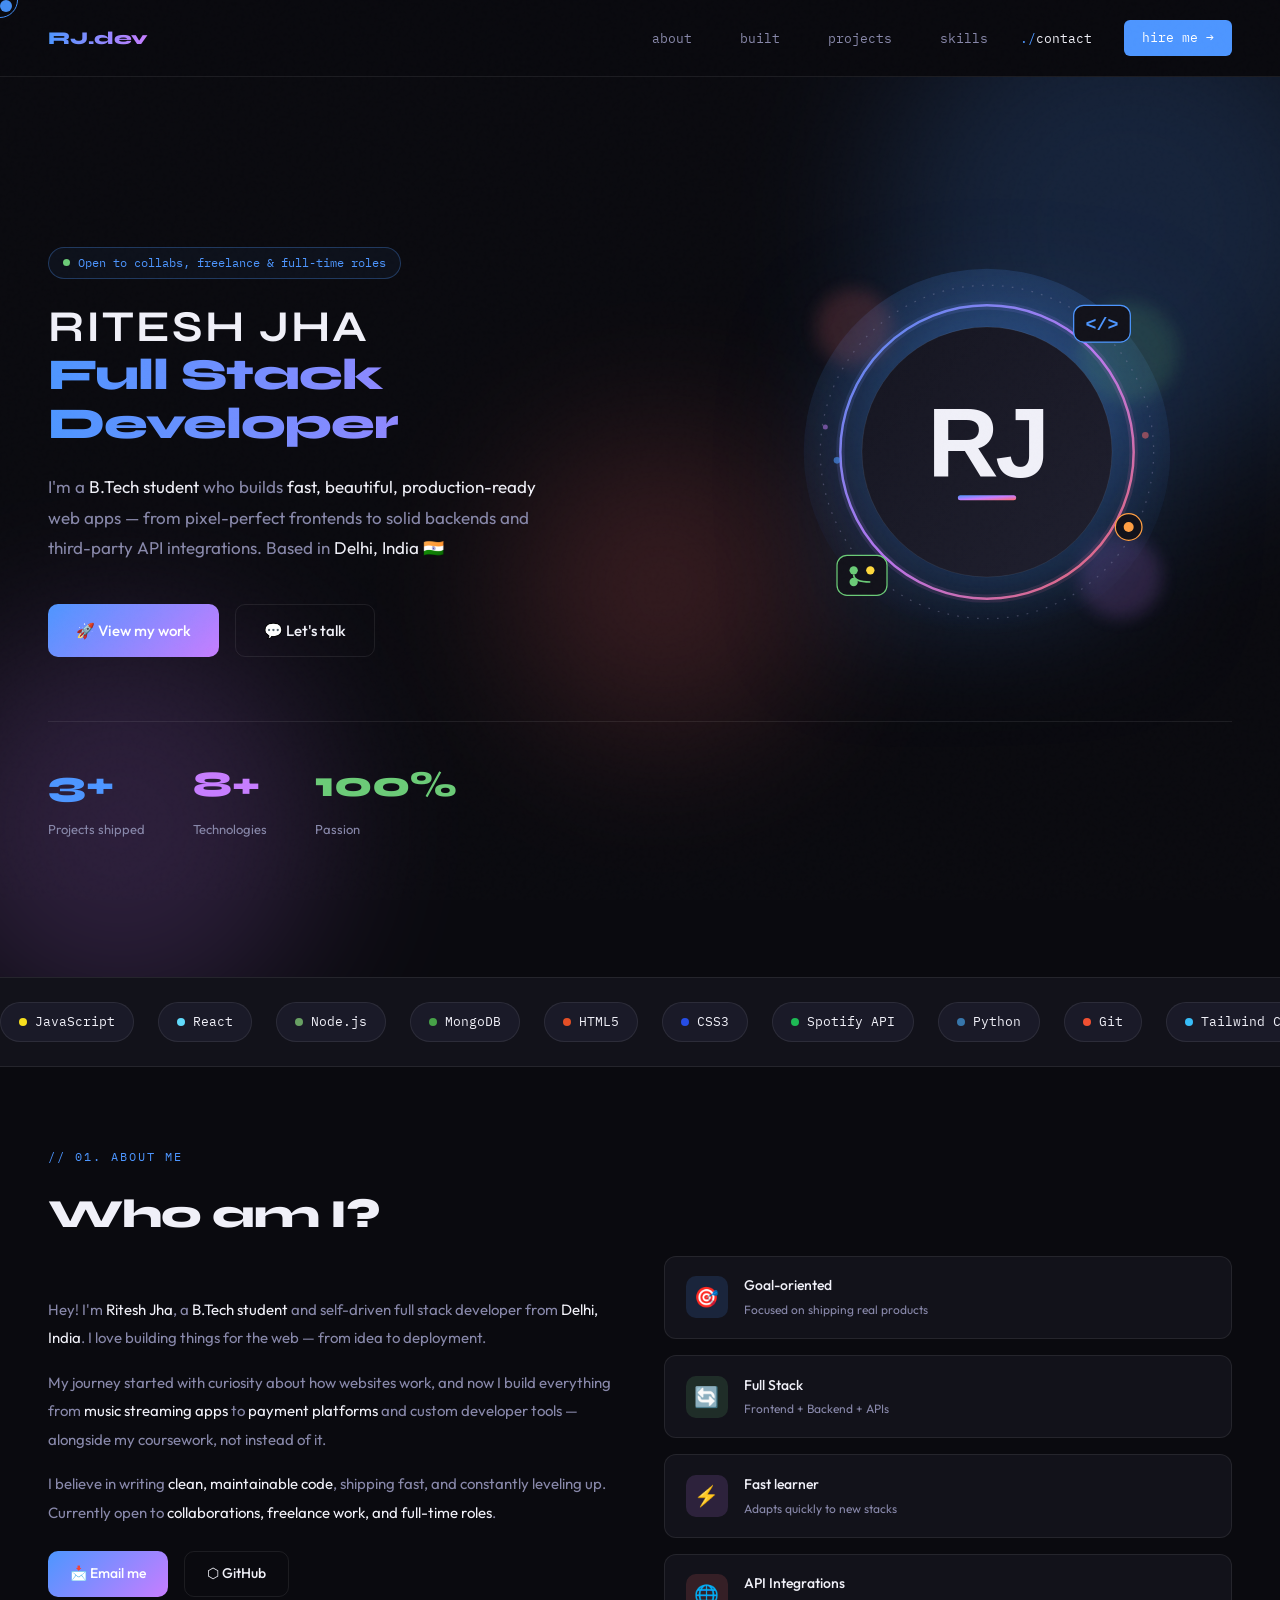
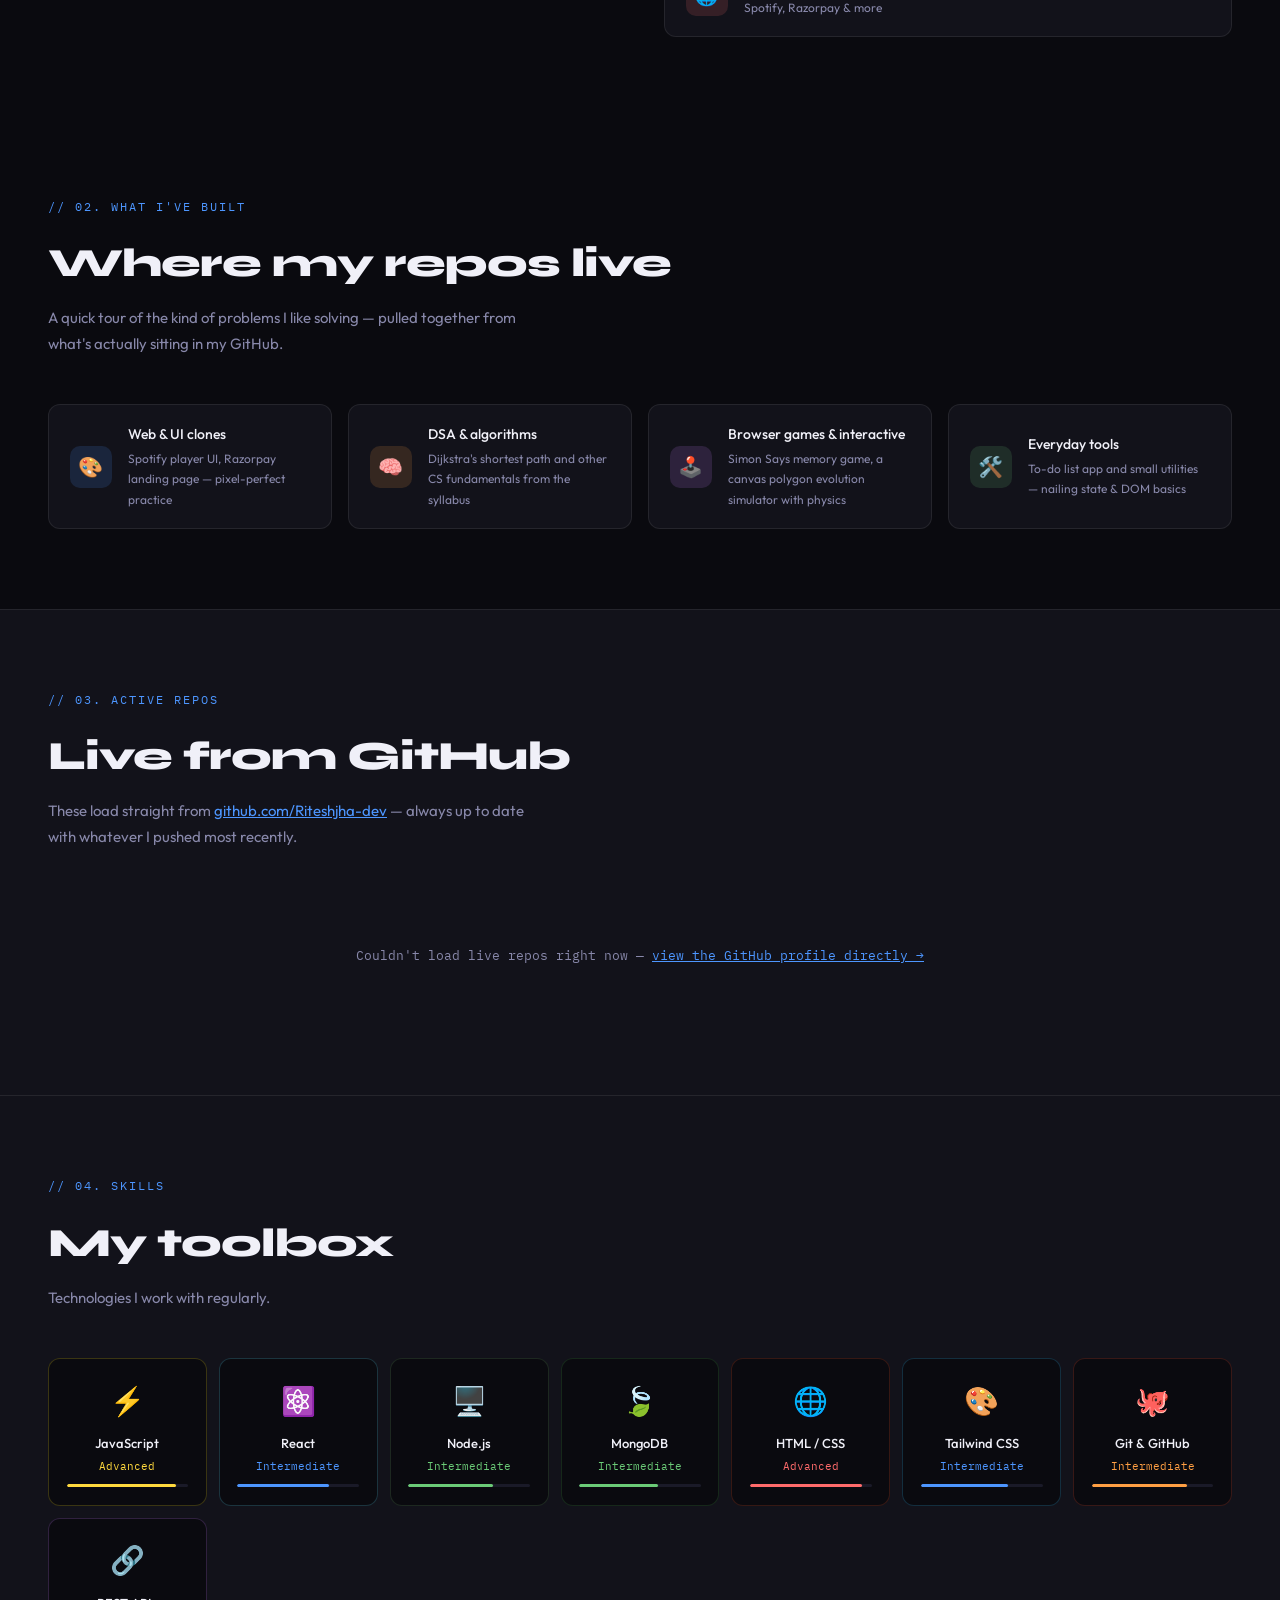
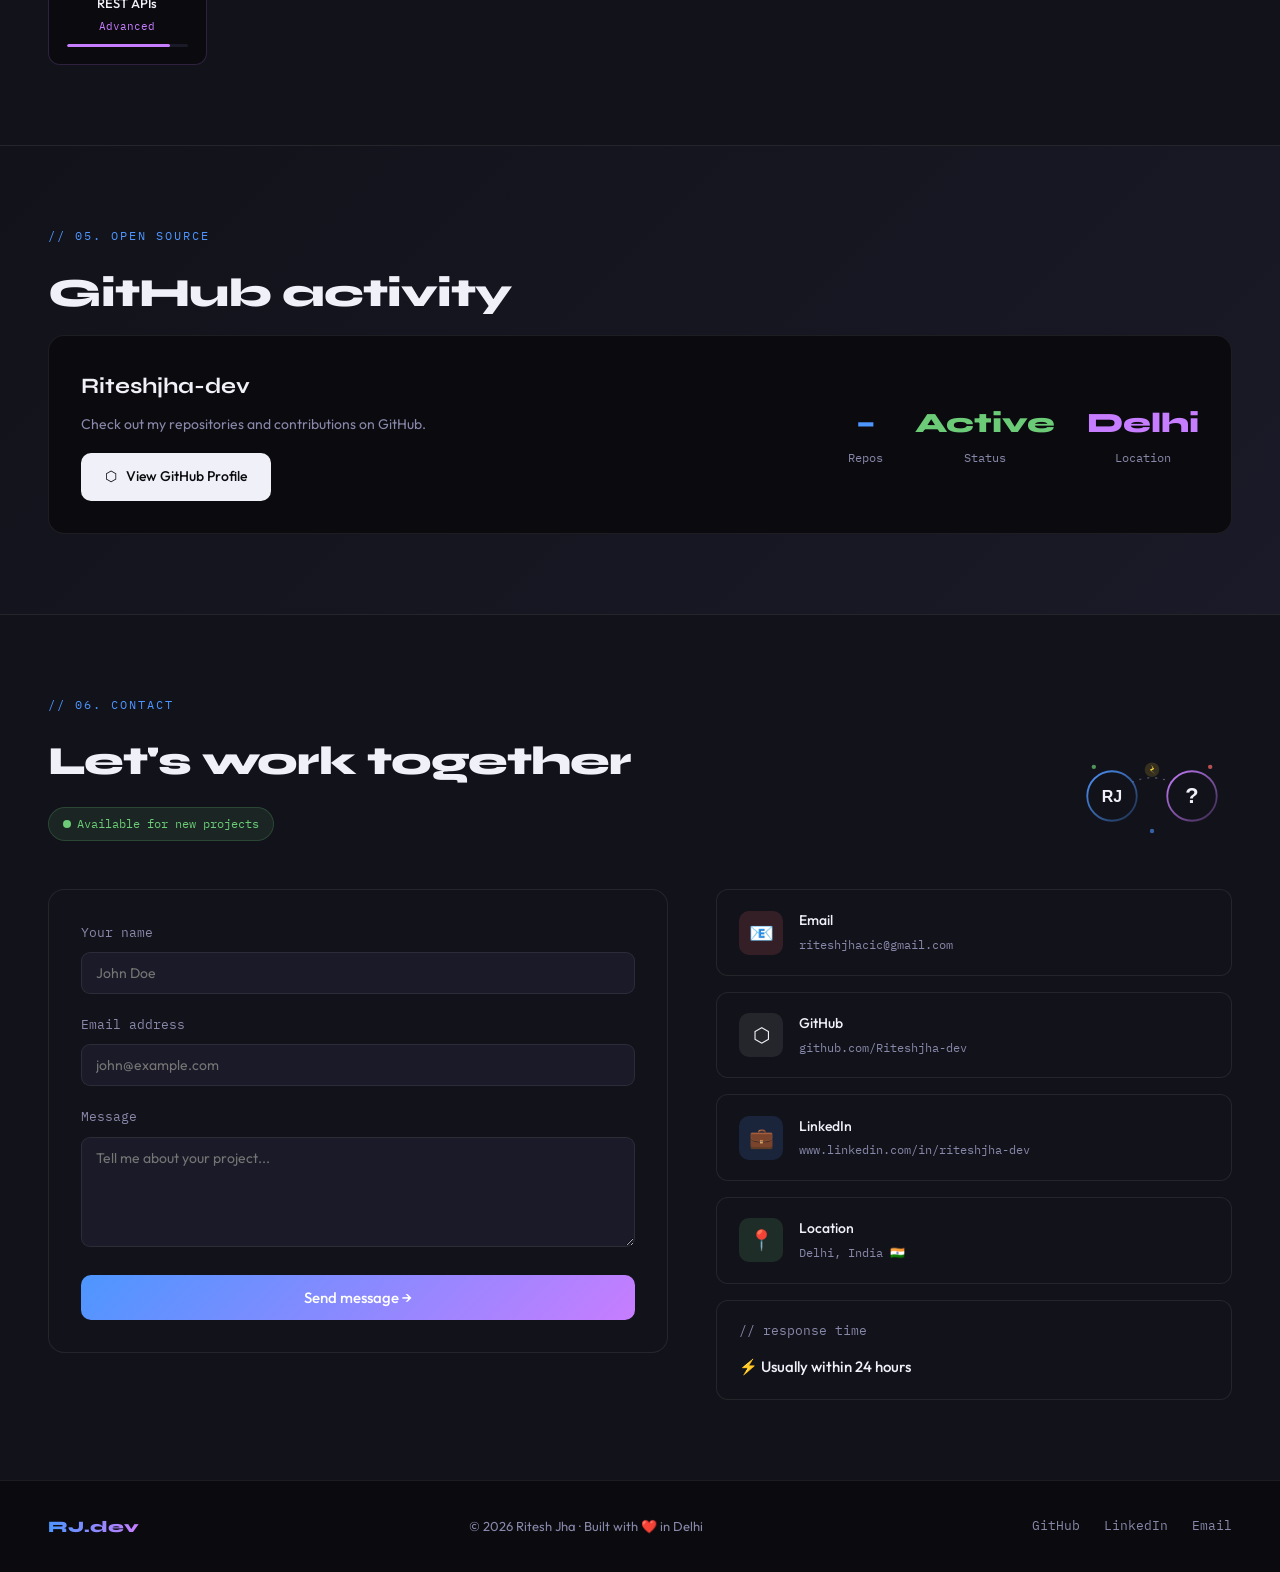
<file: index.html>
<!DOCTYPE html>
<html lang="en">
<head>
<meta charset="UTF-8"/>
<meta name="viewport" content="width=device-width, initial-scale=1.0"/>
<title>Ritesh Jha — Full Stack Developer</title>
<link rel="icon" type="image/svg+xml" href="assets/favicon.svg"/>
<link href="https://fonts.googleapis.com/css2?family=Syne:wght@400;600;700;800&family=IBM+Plex+Mono:wght@400;500&family=Outfit:wght@300;400;500&display=swap" rel="stylesheet"/>
<link rel="stylesheet" href="style.css">
</head>
<body>

<div class="cursor" id="cursor"></div>
<div class="cursor-ring" id="cursorRing"></div>

<!-- NAV -->
<nav>
  <span class="nav-logo">RJ.dev</span>
  <button class="nav-toggle" id="navToggle" aria-label="Toggle menu" aria-expanded="false" aria-controls="navMenu">
    <span></span><span></span><span></span>
  </button>
  <div class="nav-menu" id="navMenu">
    <ul class="nav-links">
      <li><a href="#about">about</a></li>
      <li><a href="#built">built</a></li>
      <li><a href="#projects">projects</a></li>
      <li><a href="#skills">skills</a></li>
      <li><a href="#contact">contact</a></li>
    </ul>
    <a href="mailto:riteshjhacic@gmail.com" target="_blank" rel="noopener" class="nav-cta">hire me →</a>
  </div>
</nav>

<!-- HERO -->
<section class="hero">
  <div class="hero-bg">
    <div class="blob blob1"></div>
    <div class="blob blob2"></div>
    <div class="blob blob3"></div>
  </div>
  <div class="hero-grid">
    <div class="hero-content fade-in">
      <div class="hero-tag">
        <span class="dot"></span>
        Open to collabs, freelance & full-time roles
      </div>
      <h1>
        <span class="line1">RITESH JHA</span>
        <span class="line2">Full Stack</span>
        <span class="line3">Developer</span>
      </h1>
      <p class="hero-sub">
        I'm a <span>B.Tech student</span> who builds <span>fast, beautiful, production-ready</span> web apps — from pixel-perfect frontends to solid backends and third-party API integrations. Based in <span>Delhi, India 🇮🇳</span>
      </p>
      <div class="hero-btns">
        <a href="#projects" class="btn-primary">🚀 View my work</a>
        <a href="#contact" class="btn-secondary">💬 Let's talk</a>
      </div>
    </div>
    <div class="hero-visual fade-in" style="transition-delay:0.1s;">
      <img src="assets/avatar.svg" alt="Ritesh Jha — full stack developer monogram illustration" class="avatar-img"/>
    </div>
  </div>
  <div class="hero-stats fade-in" style="transition-delay:0.2s;">
    <div>
      <div class="stat-num c-blue" id="hero-repo-count">3+</div>
      <div class="stat-label">Projects shipped</div>
    </div>
    <div>
      <div class="stat-num c-purple" id="hero-tech-count">8+</div>
      <div class="stat-label">Technologies</div>
    </div>
    <div>
      <div class="stat-num c-green" id="hero-passion-count">100%</div>
      <div class="stat-label">Passion</div>
    </div>
  </div>
</section>

<!-- TECH MARQUEE -->
<div class="tech-section" style="padding:0;">
  <div class="tech-marquee">
    <div class="tech-track">
      <span class="tech-chip"><span class="dot" style="background:#f7df1e;"></span>JavaScript</span>
      <span class="tech-chip"><span class="dot" style="background:#61dafb;"></span>React</span>
      <span class="tech-chip"><span class="dot" style="background:#68a063;"></span>Node.js</span>
      <span class="tech-chip"><span class="dot" style="background:#47a248;"></span>MongoDB</span>
      <span class="tech-chip"><span class="dot" style="background:#e34f26;"></span>HTML5</span>
      <span class="tech-chip"><span class="dot" style="background:#264de4;"></span>CSS3</span>
      <span class="tech-chip"><span class="dot" style="background:#1db954;"></span>Spotify API</span>
      <span class="tech-chip"><span class="dot" style="background:#3776ab;"></span>Python</span>
      <span class="tech-chip"><span class="dot" style="background:#f05032;"></span>Git</span>
      <span class="tech-chip"><span class="dot" style="background:#38bdf8;"></span>Tailwind CSS</span>
      <span class="tech-chip"><span class="dot" style="background:#f7df1e;"></span>JavaScript</span>
      <span class="tech-chip"><span class="dot" style="background:#61dafb;"></span>React</span>
      <span class="tech-chip"><span class="dot" style="background:#68a063;"></span>Node.js</span>
      <span class="tech-chip"><span class="dot" style="background:#47a248;"></span>MongoDB</span>
      <span class="tech-chip"><span class="dot" style="background:#e34f26;"></span>HTML5</span>
      <span class="tech-chip"><span class="dot" style="background:#264de4;"></span>CSS3</span>
      <span class="tech-chip"><span class="dot" style="background:#1db954;"></span>Spotify API</span>
      <span class="tech-chip"><span class="dot" style="background:#3776ab;"></span>Python</span>
      <span class="tech-chip"><span class="dot" style="background:#f05032;"></span>Git</span>
      <span class="tech-chip"><span class="dot" style="background:#38bdf8;"></span>Tailwind CSS</span>
    </div>
  </div>
</div>

<!-- ABOUT -->
<section id="about">
  <div class="section-label">// 01. about me</div>
  <h2 class="section-title fade-in">Who am I?</h2>
  <div class="about-grid">
    <div class="about-text fade-in">
      <p>Hey! I'm <span>Ritesh Jha</span>, a <span>B.Tech student</span> and self-driven full stack developer from <span>Delhi, India</span>. I love building things for the web — from idea to deployment.</p>
      <p>My journey started with curiosity about how websites work, and now I build everything from <span>music streaming apps</span> to <span>payment platforms</span> and custom developer tools — alongside my coursework, not instead of it.</p>
      <p>I believe in writing <span>clean, maintainable code</span>, shipping fast, and constantly leveling up. Currently open to <span>collaborations, freelance work, and full-time roles</span>.</p>
      <div style="margin-top:1.5rem;display:flex;gap:1rem;flex-wrap:wrap;">
        <a href="mailto:riteshjhacic@gmail.com" target="_blank" rel="noopener" class="btn-primary" style="font-size:14px;padding:10px 22px;">📩 Email me</a>
        <a href="https://github.com/Riteshjha-dev" target="_blank" rel="noopener" class="btn-secondary" style="font-size:14px;padding:10px 22px;">⬡ GitHub</a>
      </div>
    </div>
    <div class="about-highlights fade-in" style="transition-delay:0.15s;">
      <div class="highlight-card">
        <div class="h-icon" style="background:rgba(77,150,255,0.15);">🎯</div>
        <div><div class="h-title">Goal-oriented</div><div class="h-desc">Focused on shipping real products</div></div>
      </div>
      <div class="highlight-card">
        <div class="h-icon" style="background:rgba(107,203,119,0.15);">🔄</div>
        <div><div class="h-title">Full Stack</div><div class="h-desc">Frontend + Backend + APIs</div></div>
      </div>
      <div class="highlight-card">
        <div class="h-icon" style="background:rgba(199,125,255,0.15);">⚡</div>
        <div><div class="h-title">Fast learner</div><div class="h-desc">Adapts quickly to new stacks</div></div>
      </div>
      <div class="highlight-card">
        <div class="h-icon" style="background:rgba(255,107,107,0.15);">🌐</div>
        <div><div class="h-title">API Integrations</div><div class="h-desc">Spotify, Razorpay & more</div></div>
      </div>
    </div>
  </div>
</section>

<!-- WHAT I'VE BUILT -->
<section id="built">
  <div class="section-label">// 02. what i've built</div>
  <h2 class="section-title fade-in">Where my repos live</h2>
  <p class="section-sub fade-in">A quick tour of the kind of problems I like solving — pulled together from what's actually sitting in my GitHub.</p>
  <div class="about-highlights fade-in" style="transition-delay:0.1s;display:grid;grid-template-columns:repeat(auto-fit,minmax(260px,1fr));gap:1rem;">
    <div class="highlight-card">
      <div class="h-icon" style="background:rgba(77,150,255,0.15);">🎨</div>
      <div><div class="h-title">Web & UI clones</div><div class="h-desc">Spotify player UI, Razorpay landing page — pixel-perfect practice</div></div>
    </div>
    <div class="highlight-card">
      <div class="h-icon" style="background:rgba(255,159,67,0.15);">🧠</div>
      <div><div class="h-title">DSA & algorithms</div><div class="h-desc">Dijkstra's shortest path and other CS fundamentals from the syllabus</div></div>
    </div>
    <div class="highlight-card">
      <div class="h-icon" style="background:rgba(199,125,255,0.15);">🕹️</div>
      <div><div class="h-title">Browser games & interactive</div><div class="h-desc">Simon Says memory game, a canvas polygon evolution simulator with physics</div></div>
    </div>
    <div class="highlight-card">
      <div class="h-icon" style="background:rgba(107,203,119,0.15);">🛠️</div>
      <div><div class="h-title">Everyday tools</div><div class="h-desc">To-do list app and small utilities — nailing state & DOM basics</div></div>
    </div>
  </div>
</section>

<!-- PROJECTS / ACTIVE REPOS -->
<section id="projects" style="background:var(--bg2);border-top:1px solid var(--border);">
  <div class="section-label">// 03. active repos</div>
  <h2 class="section-title fade-in">Live from GitHub</h2>
  <p class="section-sub fade-in">These load straight from <a href="https://github.com/Riteshjha-dev" target="_blank" rel="noopener" style="color:var(--c4);">github.com/Riteshjha-dev</a> — always up to date with whatever I pushed most recently.</p>
  <div class="projects-grid fade-in" style="transition-delay:0.1s;" id="projects-grid">
    <div class="repo-loading-card" id="projects-loading">⬡ Pulling latest repos from github.com/Riteshjha-dev …</div>
  </div>
</section>

<!-- SKILLS -->
<section id="skills" class="skills-section">
  <div class="section-label">// 04. skills</div>
  <h2 class="section-title fade-in">My toolbox</h2>
  <p class="section-sub fade-in">Technologies I work with regularly.</p>
  <div class="skills-grid fade-in" style="transition-delay:0.1s;">
    <div class="skill-card" style="border-color:rgba(247,223,30,0.2);">
      <span class="skill-icon">⚡</span>
      <div class="skill-name">JavaScript</div>
      <div class="skill-level" style="color:var(--c2);">Advanced</div>
      <div class="skill-bar"><div class="skill-fill" style="--w:90%;background:var(--c2);"></div></div>
    </div>
    <div class="skill-card" style="border-color:rgba(97,218,251,0.2);">
      <span class="skill-icon">⚛️</span>
      <div class="skill-name">React</div>
      <div class="skill-level" style="color:var(--c4);">Intermediate</div>
      <div class="skill-bar"><div class="skill-fill" style="--w:75%;background:var(--c4);"></div></div>
    </div>
    <div class="skill-card" style="border-color:rgba(104,160,99,0.2);">
      <span class="skill-icon">🖥️</span>
      <div class="skill-name">Node.js</div>
      <div class="skill-level" style="color:var(--c3);">Intermediate</div>
      <div class="skill-bar"><div class="skill-fill" style="--w:70%;background:var(--c3);"></div></div>
    </div>
    <div class="skill-card" style="border-color:rgba(71,162,72,0.2);">
      <span class="skill-icon">🍃</span>
      <div class="skill-name">MongoDB</div>
      <div class="skill-level" style="color:var(--c3);">Intermediate</div>
      <div class="skill-bar"><div class="skill-fill" style="--w:65%;background:var(--c3);"></div></div>
    </div>
    <div class="skill-card" style="border-color:rgba(229,79,38,0.2);">
      <span class="skill-icon">🌐</span>
      <div class="skill-name">HTML / CSS</div>
      <div class="skill-level" style="color:var(--c1);">Advanced</div>
      <div class="skill-bar"><div class="skill-fill" style="--w:92%;background:var(--c1);"></div></div>
    </div>
    <div class="skill-card" style="border-color:rgba(56,189,248,0.2);">
      <span class="skill-icon">🎨</span>
      <div class="skill-name">Tailwind CSS</div>
      <div class="skill-level" style="color:var(--c4);">Intermediate</div>
      <div class="skill-bar"><div class="skill-fill" style="--w:72%;background:var(--c4);"></div></div>
    </div>
    <div class="skill-card" style="border-color:rgba(240,80,50,0.2);">
      <span class="skill-icon">🐙</span>
      <div class="skill-name">Git & GitHub</div>
      <div class="skill-level" style="color:var(--c6);">Intermediate</div>
      <div class="skill-bar"><div class="skill-fill" style="--w:78%;background:var(--c6);"></div></div>
    </div>
    <div class="skill-card" style="border-color:rgba(199,125,255,0.2);">
      <span class="skill-icon">🔗</span>
      <div class="skill-name">REST APIs</div>
      <div class="skill-level" style="color:var(--c5);">Advanced</div>
      <div class="skill-bar"><div class="skill-fill" style="--w:85%;background:var(--c5);"></div></div>
    </div>
  </div>
</section>

<!-- GITHUB CARD -->
<section class="github-section">
  <div class="section-label">// 05. open source</div>
  <h2 class="section-title fade-in">GitHub activity</h2>
  <div class="github-card fade-in" style="transition-delay:0.1s;">
    <div class="github-info">
      <h3>Riteshjha-dev</h3>
      <p>Check out my repositories and contributions on GitHub.</p>
      <a href="https://github.com/Riteshjha-dev" target="_blank" rel="noopener" class="github-link" style="margin-top:1rem;display:inline-flex;">
        ⬡ &nbsp; View GitHub Profile
      </a>
    </div>
    <div class="github-stats">
      <div class="g-stat">
        <div class="g-num" id="gh-repo-count">–</div>
        <div class="g-label">Repos</div>
      </div>
      <div class="g-stat">
        <div class="g-num" style="color:var(--c3);">Active</div>
        <div class="g-label">Status</div>
      </div>
      <div class="g-stat">
        <div class="g-num" style="color:var(--c5);" id="gh-location">Delhi</div>
        <div class="g-label">Location</div>
      </div>
    </div>
  </div>
</section>

<!-- CONTACT -->
<section id="contact" style="background:var(--bg2);border-top:1px solid var(--border);">
  <div class="section-label">// 06. contact</div>
  <div class="contact-header fade-in">
    <div>
      <h2 class="section-title" style="margin-bottom:0;">Let's work together</h2>
      <div class="avail-badge" style="margin-top:0.75rem;"><span style="width:8px;height:8px;border-radius:50%;background:var(--c3);display:inline-block;animation:pulse 2s infinite;"></span> Available for new projects</div>
    </div>
    <img src="assets/connect.svg" alt="Illustration of two connected profiles, representing collaboration" class="connect-img"/>
  </div>
  <div class="contact-grid fade-in" style="transition-delay:0.1s;">
    <div class="contact-form">
      <div class="form-group">
        <label>Your name</label>
        <input type="text" placeholder="John Doe"/>
      </div>
      <div class="form-group">
        <label>Email address</label>
        <input type="email" placeholder="john@example.com"/>
      </div>
      <div class="form-group">
        <label>Message</label>
        <textarea placeholder="Tell me about your project..."></textarea>
      </div>
      <button class="form-submit" onclick="alert('Thanks! Ritesh will get back to you soon 🚀')">Send message →</button>
    </div>
    <div class="contact-info">
      <a class="contact-item" href="mailto:riteshjhacic@gmail.com" target="_blank" rel="noopener">
        <div class="c-ico c-ico-mail">📧</div>
        <div><div class="c-name">Email</div><div class="c-val">riteshjhacic@gmail.com</div></div>
      </a>
      <a class="contact-item" href="https://github.com/Riteshjha-dev" target="_blank" rel="noopener">
        <div class="c-ico c-ico-gh">⬡</div>
        <div><div class="c-name">GitHub</div><div class="c-val">github.com/Riteshjha-dev</div></div>
      </a>
      <a class="contact-item" href="https://www.linkedin.com/in/riteshjha-dev" target="_blank" rel="noopener">
        <div class="c-ico c-ico-li">💼</div>
        <div><div class="c-name">LinkedIn</div><div class="c-val">www.linkedin.com/in/riteshjha-dev</div></div>
      </a>
      <div class="contact-item" style="cursor:default;">
        <div class="c-ico c-ico-loc">📍</div>
        <div><div class="c-name">Location</div><div class="c-val">Delhi, India 🇮🇳</div></div>
      </div>
      <div style="background:var(--bg2);border:1px solid var(--border);border-radius:12px;padding:1.2rem 1.4rem;">
        <div style="font-size:13px;color:var(--muted);margin-bottom:0.75rem;font-family:'IBM Plex Mono',monospace;">// response time</div>
        <div style="font-size:15px;font-weight:500;">⚡ Usually within 24 hours</div>
      </div>
    </div>
  </div>
</section>

<!-- FOOTER -->
<footer>
  <span class="footer-logo">RJ.dev</span>
  <p>© 2026 Ritesh Jha · Built with ❤️ in Delhi</p>
  <div class="footer-links">
    <a href="https://github.com/Riteshjha-dev" target="_blank" rel="noopener">GitHub</a>
    <a href="https://www.linkedin.com/in/riteshjha-dev" target="_blank" rel="noopener">LinkedIn</a>
    <a href="mailto:riteshjhacic@gmail.com" target="_blank" rel="noopener">Email</a>
  </div>
</footer>

<script src="script.js"></script>
</body>
</html>
</file>
<file: style.css>
:root {
  --bg: #0a0a0f;
  --bg2: #12121a;
  --bg3: #1a1a28;
  --text: #f0f0f8;
  --muted: #8888aa;
  --border: rgba(255,255,255,0.08);
  --c1: #ff6b6b;
  --c2: #ffd93d;
  --c3: #6bcb77;
  --c4: #4d96ff;
  --c5: #c77dff;
  --c6: #ff9f43;
}
*,*::before,*::after{margin:0;padding:0;box-sizing:border-box;}
html{scroll-behavior:smooth;}
body{font-family:'Outfit',sans-serif;background:var(--bg);color:var(--text);line-height:1.7;overflow-x:hidden;cursor:none;}

/* CURSOR */
.cursor{position:fixed;width:12px;height:12px;border-radius:50%;background:var(--c4);pointer-events:none;z-index:9999;transition:transform 0.1s;mix-blend-mode:difference;}
.cursor-ring{position:fixed;width:36px;height:36px;border-radius:50%;border:1.5px solid var(--c4);pointer-events:none;z-index:9998;transition:all 0.15s ease;mix-blend-mode:difference;}

/* On touch devices there's no real mouse, so hide the custom cursor
   (otherwise it sits frozen in a corner) and restore normal touch behavior */
@media (hover: none), (pointer: coarse){
  body{cursor:auto;}
  .cursor,.cursor-ring{display:none;}
}

/* NOISE OVERLAY */
body::before{content:'';position:fixed;inset:0;background-image:url("data:image/svg+xml,%3Csvg viewBox='0 0 256 256' xmlns='http://www.w3.org/2000/svg'%3E%3Cfilter id='noise'%3E%3CfeTurbulence type='fractalNoise' baseFrequency='0.9' numOctaves='4' stitchTiles='stitch'/%3E%3C/filter%3E%3Crect width='100%25' height='100%25' filter='url(%23noise)' opacity='0.04'/%3E%3C/svg%3E");pointer-events:none;z-index:1000;opacity:0.4;}

/* SCROLLBAR */
::-webkit-scrollbar{width:4px;}
::-webkit-scrollbar-track{background:var(--bg);}
::-webkit-scrollbar-thumb{background:var(--c4);border-radius:4px;}

/* NAV */
nav{display:flex;justify-content:space-between;align-items:center;padding:1.25rem 3rem;border-bottom:1px solid var(--border);position:sticky;top:0;background:rgba(10,10,15,0.85);backdrop-filter:blur(20px);z-index:500;gap:1rem;}
.nav-logo{font-family:'Syne',sans-serif;font-size:18px;font-weight:800;background:linear-gradient(90deg,var(--c4),var(--c5));-webkit-background-clip:text;-webkit-text-fill-color:transparent;flex-shrink:0;}
.nav-menu{display:flex;align-items:center;gap:2rem;}
.nav-links{display:flex;gap:2rem;list-style:none;flex-wrap:wrap;}
.nav-links a{font-size:13px;color:var(--muted);text-decoration:none;font-family:'IBM Plex Mono',monospace;transition:color 0.2s;position:relative;}
.nav-links a::before{content:'./';color:var(--c4);opacity:0;}
.nav-links a:hover::before{opacity:1;}
.nav-links a:hover{color:var(--text);}
.nav-links a.active{color:var(--text);}
.nav-links a.active::before{content:'./';opacity:1;}

/* NAV TOGGLE (hamburger) — hidden on desktop */
.nav-toggle{display:none;flex-direction:column;justify-content:center;gap:5px;width:36px;height:36px;background:transparent;border:1px solid var(--border);border-radius:8px;cursor:pointer;padding:0;flex-shrink:0;}
.nav-toggle span{display:block;width:16px;height:2px;background:var(--text);margin:0 auto;transition:transform 0.25s ease,opacity 0.2s ease;}
.nav-toggle[aria-expanded="true"] span:nth-child(1){transform:translateY(7px) rotate(45deg);}
.nav-toggle[aria-expanded="true"] span:nth-child(2){opacity:0;}
.nav-toggle[aria-expanded="true"] span:nth-child(3){transform:translateY(-7px) rotate(-45deg);}

#to-top-btn{position:fixed;bottom:24px;right:24px;width:44px;height:44px;border-radius:50%;background:var(--bg3);border:1px solid var(--border);color:var(--text);font-size:18px;cursor:pointer;opacity:0;pointer-events:none;transform:translateY(12px);transition:opacity 0.25s ease,transform 0.25s ease,border-color 0.2s ease;z-index:400;}
#to-top-btn.visible{opacity:1;pointer-events:auto;transform:translateY(0);}
#to-top-btn:hover{border-color:var(--c4);color:var(--c4);}
.nav-cta{font-size:13px;padding:7px 18px;border-radius:6px;background:var(--c4);color:#fff;text-decoration:none;font-family:'IBM Plex Mono',monospace;transition:opacity 0.2s;}
.nav-cta:hover{opacity:0.8;}

/* HERO */
.hero{min-height:100vh;display:flex;flex-direction:column;justify-content:center;padding:6rem 3rem 4rem;position:relative;overflow:hidden;}
.hero-bg{position:absolute;inset:0;z-index:0;}
.blob{position:absolute;border-radius:50%;filter:blur(80px);opacity:0.18;animation:blobFloat 8s ease-in-out infinite;}
.blob1{width:500px;height:500px;background:var(--c4);top:-100px;right:-100px;animation-delay:0s;}
.blob2{width:400px;height:400px;background:var(--c5);bottom:-50px;left:-80px;animation-delay:3s;}
.blob3{width:300px;height:300px;background:var(--c1);top:40%;left:40%;animation-delay:5s;}
@keyframes blobFloat{0%,100%{transform:translateY(0) scale(1);}50%{transform:translateY(-30px) scale(1.05);}}
.hero-grid{position:relative;z-index:1;display:grid;grid-template-columns:1.15fr 0.85fr;gap:2rem;align-items:center;}
.hero-content{max-width:640px;}
.hero-visual{display:flex;justify-content:center;align-items:center;}
.avatar-img{width:100%;max-width:400px;height:auto;filter:drop-shadow(0 30px 60px rgba(77,150,255,0.25));animation:avatarFloat 5s ease-in-out infinite;}
@keyframes avatarFloat{0%,100%{transform:translateY(0);}50%{transform:translateY(-16px);}}
@media(max-width:900px){
  .hero-grid{grid-template-columns:1fr;}
  .hero-visual{order:-1;margin-bottom:1rem;}
  .avatar-img{max-width:240px;}
}
.hero-tag{display:inline-flex;align-items:center;gap:8px;font-family:'IBM Plex Mono',monospace;font-size:12px;color:var(--c4);border:1px solid rgba(77,150,255,0.3);padding:5px 14px;border-radius:20px;margin-bottom:1.5rem;background:rgba(77,150,255,0.05);}
.hero-tag .dot{width:7px;height:7px;border-radius:50%;background:var(--c3);animation:pulse 2s infinite;}
@keyframes pulse{0%,100%{opacity:1;}50%{opacity:0.3;}}
.hero h1{font-family:'Syne',sans-serif;font-size:clamp(28px,4vw,44px);font-weight:800;line-height:1.1;letter-spacing:-1px;margin-bottom:1.5rem;white-space:nowrap;}
.hero h1 .line1{display:block;color:var(--text);letter-spacing:2px;font-weight:700;}
.hero h1 .line2{display:block;background:linear-gradient(90deg,var(--c4),var(--c5),var(--c1));-webkit-background-clip:text;-webkit-text-fill-color:transparent;background-size:200% auto;animation:gradShift 4s ease infinite;}
.hero h1 .line3{display:block;background:linear-gradient(90deg,var(--c4),var(--c5),var(--c1));-webkit-background-clip:text;-webkit-text-fill-color:transparent;background-size:200% auto;animation:gradShift 4s ease infinite;}
@keyframes gradShift{0%{background-position:0%;}50%{background-position:100%;}100%{background-position:0%;}}
.hero-sub{font-size:17px;color:var(--muted);max-width:500px;margin-bottom:2.5rem;line-height:1.8;}
.hero-sub span{color:var(--text);}
.hero-btns{display:flex;gap:1rem;flex-wrap:wrap;}
.btn-primary{display:inline-flex;align-items:center;gap:8px;padding:13px 28px;background:linear-gradient(135deg,var(--c4),var(--c5));color:#fff;text-decoration:none;border-radius:10px;font-weight:500;font-size:15px;transition:transform 0.2s,box-shadow 0.2s;}
.btn-primary:hover{transform:translateY(-2px);box-shadow:0 12px 40px rgba(77,150,255,0.35);}
.btn-secondary{display:inline-flex;align-items:center;gap:8px;padding:13px 28px;background:transparent;color:var(--text);text-decoration:none;border-radius:10px;font-weight:500;font-size:15px;border:1px solid var(--border);transition:border-color 0.2s,background 0.2s;}
.btn-secondary:hover{border-color:var(--c4);background:rgba(77,150,255,0.06);}
.hero-stats{display:flex;gap:3rem;margin-top:4rem;padding-top:2rem;border-top:1px solid var(--border);position:relative;z-index:1;}
.stat-num{font-family:'Syne',sans-serif;font-size:36px;font-weight:800;}
.stat-label{font-size:13px;color:var(--muted);margin-top:2px;}
.c-blue{color:var(--c4);}
.c-purple{color:var(--c5);}
.c-green{color:var(--c3);}
.c-red{color:var(--c1);}
.c-yellow{color:var(--c2);}
.c-orange{color:var(--c6);}

/* SECTION BASE */
section{padding:5rem 3rem;position:relative;}
.section-label{font-family:'IBM Plex Mono',monospace;font-size:12px;color:var(--c4);letter-spacing:2px;text-transform:uppercase;margin-bottom:0.75rem;}
.section-title{font-family:'Syne',sans-serif;font-size:clamp(28px,4vw,40px);font-weight:800;margin-bottom:0.5rem;letter-spacing:-1px;}
.section-sub{font-size:15px;color:var(--muted);margin-bottom:3rem;max-width:500px;}

/* ABOUT */
.about-grid{display:grid;grid-template-columns:1fr 1fr;gap:3rem;align-items:center;}
.about-text p{font-size:15px;color:var(--muted);line-height:1.9;margin-bottom:1rem;}
.about-text p span{color:var(--text);}
.about-highlights{display:flex;flex-direction:column;gap:1rem;}
.highlight-card{background:var(--bg2);border:1px solid var(--border);border-radius:12px;padding:1.1rem 1.3rem;display:flex;align-items:center;gap:1rem;transition:border-color 0.2s,transform 0.2s;}
.highlight-card:hover{border-color:rgba(255,255,255,0.15);transform:translateX(4px);}
.h-icon{width:42px;height:42px;border-radius:10px;display:flex;align-items:center;justify-content:center;font-size:20px;flex-shrink:0;}
.h-title{font-size:14px;font-weight:500;}
.h-desc{font-size:12px;color:var(--muted);margin-top:2px;}

/* TECH STACK */
.tech-section{background:var(--bg2);border-top:1px solid var(--border);border-bottom:1px solid var(--border);}
.tech-marquee{overflow:hidden;white-space:nowrap;padding:1.5rem 0;}
.tech-track{display:inline-flex;gap:1.5rem;animation:marquee 22s linear infinite;}
.tech-track:hover{animation-play-state:paused;}
@keyframes marquee{0%{transform:translateX(0);}100%{transform:translateX(-50%)}}
.tech-chip{display:inline-flex;align-items:center;gap:8px;padding:8px 18px;background:var(--bg3);border:1px solid var(--border);border-radius:30px;font-size:13px;font-family:'IBM Plex Mono',monospace;color:var(--text);white-space:nowrap;transition:border-color 0.2s;}
.tech-chip:hover{border-color:var(--c4);}
.tech-chip .dot{width:8px;height:8px;border-radius:50%;}

/* PROJECTS */
.projects-grid{display:grid;grid-template-columns:repeat(auto-fit,minmax(300px,1fr));gap:20px;}
.project-card{--glow:rgba(77,150,255,0.08);background:var(--bg2);border:1px solid var(--border);border-radius:16px;overflow:hidden;transition:transform 0.3s,box-shadow 0.3s;position:relative;}
.project-card:hover{transform:translateY(-6px);box-shadow:0 24px 60px rgba(0,0,0,0.5);}
.project-card::before{content:'';position:absolute;inset:0;opacity:0;transition:opacity 0.3s;z-index:0;background:linear-gradient(135deg,var(--glow),transparent);}
.card-spotify::before{background:linear-gradient(135deg,rgba(29,185,84,0.08),transparent);}
.card-razorpay::before{background:linear-gradient(135deg,rgba(77,150,255,0.08),transparent);}
.card-downloader::before{background:linear-gradient(135deg,rgba(199,125,255,0.08),transparent);}
.project-card:hover::before{opacity:1;}
.repo-loading-card{grid-column:1/-1;text-align:center;padding:3rem 1rem;color:var(--muted);font-family:'IBM Plex Mono',monospace;font-size:13px;}
.card-header{padding:1.5rem 1.5rem 0;position:relative;z-index:1;}
.card-emoji{font-size:36px;margin-bottom:0.75rem;display:block;}
.card-tag{display:inline-block;font-size:11px;font-family:'IBM Plex Mono',monospace;padding:3px 10px;border-radius:20px;margin-bottom:0.75rem;}
.tag-green{background:rgba(107,203,119,0.15);color:var(--c3);border:1px solid rgba(107,203,119,0.2);}
.tag-blue{background:rgba(77,150,255,0.15);color:var(--c4);border:1px solid rgba(77,150,255,0.2);}
.tag-purple{background:rgba(199,125,255,0.15);color:var(--c5);border:1px solid rgba(199,125,255,0.2);}
.tag-yellow{background:rgba(255,217,61,0.15);color:var(--c2);border:1px solid rgba(255,217,61,0.2);}
.tag-orange{background:rgba(255,159,67,0.15);color:var(--c6);border:1px solid rgba(255,159,67,0.2);}
.tag-red{background:rgba(255,107,107,0.15);color:var(--c1);border:1px solid rgba(255,107,107,0.2);}
.card-title{font-family:'Syne',sans-serif;font-size:20px;font-weight:700;margin-bottom:0.5rem;}
.card-desc{font-size:13px;color:var(--muted);line-height:1.7;padding:0 1.5rem;position:relative;z-index:1;}
.card-footer{padding:1.25rem 1.5rem;display:flex;flex-wrap:wrap;gap:6px;position:relative;z-index:1;border-top:1px solid var(--border);margin-top:1.25rem;}
.pill{font-size:11px;padding:3px 10px;border-radius:20px;background:var(--bg3);color:var(--muted);border:1px solid var(--border);font-family:'IBM Plex Mono',monospace;}
.card-actions{display:flex;gap:8px;padding:0 1.5rem 1.5rem;position:relative;z-index:1;}
.card-btn{font-size:12px;padding:7px 14px;border-radius:7px;text-decoration:none;font-family:'IBM Plex Mono',monospace;transition:opacity 0.2s;}
.card-btn-primary{background:var(--c4);color:#fff;}
.card-btn-secondary{background:var(--bg3);color:var(--muted);border:1px solid var(--border);}
.card-btn:hover{opacity:0.75;}

/* SKILLS */
.skills-section{background:var(--bg2);border-top:1px solid var(--border);border-bottom:1px solid var(--border);}
.skills-grid{display:grid;grid-template-columns:repeat(auto-fit,minmax(140px,1fr));gap:12px;}
.skill-card{background:var(--bg);border:1px solid var(--border);border-radius:12px;padding:1.1rem;text-align:center;transition:transform 0.2s,border-color 0.2s,box-shadow 0.2s;cursor:default;}
.skill-card:hover{transform:translateY(-4px);box-shadow:0 12px 30px rgba(0,0,0,0.4);}
.skill-icon{font-size:28px;display:block;margin-bottom:0.5rem;}
.skill-name{font-size:13px;font-weight:500;}
.skill-level{font-size:11px;font-family:'IBM Plex Mono',monospace;margin-top:3px;}
.skill-bar{height:3px;border-radius:3px;background:var(--bg3);margin-top:8px;overflow:hidden;}
.skill-fill{height:100%;border-radius:3px;animation:fillBar 1.5s ease forwards;}
@keyframes fillBar{from{width:0;}to{width:var(--w);}}

/* GITHUB SECTION */
.github-section{background:linear-gradient(135deg,var(--bg2),var(--bg3));}
.github-card{background:var(--bg);border:1px solid var(--border);border-radius:16px;padding:2rem;display:flex;align-items:center;justify-content:space-between;gap:2rem;flex-wrap:wrap;}
.github-info h3{font-family:'Syne',sans-serif;font-size:22px;font-weight:700;margin-bottom:0.5rem;}
.github-info p{font-size:14px;color:var(--muted);}
.github-stats{display:flex;gap:2rem;}
.g-stat{text-align:center;}
.g-num{font-family:'Syne',sans-serif;font-size:28px;font-weight:800;color:var(--c4);}
.g-label{font-size:12px;color:var(--muted);font-family:'IBM Plex Mono',monospace;}
.github-link{display:inline-flex;align-items:center;gap:8px;padding:12px 24px;background:var(--text);color:var(--bg);text-decoration:none;border-radius:10px;font-weight:500;font-size:14px;transition:opacity 0.2s;}
.github-link:hover{opacity:0.85;}

/* CONTACT */
.contact-grid{display:grid;grid-template-columns:1.2fr 1fr;gap:3rem;align-items:start;}
.contact-form{background:var(--bg2);border:1px solid var(--border);border-radius:16px;padding:2rem;}
.form-group{margin-bottom:1.25rem;}
.form-group label{display:block;font-size:13px;color:var(--muted);margin-bottom:0.5rem;font-family:'IBM Plex Mono',monospace;}
.form-group input,.form-group textarea{width:100%;background:var(--bg3);border:1px solid var(--border);border-radius:9px;padding:11px 14px;color:var(--text);font-family:'Outfit',sans-serif;font-size:14px;outline:none;transition:border-color 0.2s;}
.form-group input:focus,.form-group textarea:focus{border-color:var(--c4);}
.form-group textarea{resize:vertical;min-height:110px;}
.form-submit{width:100%;padding:13px;background:linear-gradient(135deg,var(--c4),var(--c5));color:#fff;border:none;border-radius:10px;font-size:15px;font-family:'Outfit',sans-serif;font-weight:500;cursor:pointer;transition:opacity 0.2s;}
.form-submit:hover{opacity:0.85;}
.contact-info{display:flex;flex-direction:column;gap:1rem;}
.contact-item{background:var(--bg2);border:1px solid var(--border);border-radius:12px;padding:1.2rem 1.4rem;display:flex;align-items:center;gap:1rem;text-decoration:none;color:var(--text);transition:border-color 0.2s,transform 0.2s;}
.contact-item:hover{border-color:rgba(255,255,255,0.15);transform:translateX(4px);}
.c-ico{width:44px;height:44px;border-radius:10px;display:flex;align-items:center;justify-content:center;font-size:20px;flex-shrink:0;}
.c-ico-mail{background:rgba(255,107,107,0.15);}
.c-ico-gh{background:rgba(255,255,255,0.08);}
.c-ico-li{background:rgba(77,150,255,0.15);}
.c-ico-loc{background:rgba(107,203,119,0.15);}
.c-name{font-size:14px;font-weight:500;}
.c-val{font-size:12px;color:var(--muted);margin-top:2px;font-family:'IBM Plex Mono',monospace;}
.avail-badge{display:inline-flex;align-items:center;gap:6px;background:rgba(107,203,119,0.1);border:1px solid rgba(107,203,119,0.2);color:var(--c3);font-size:12px;padding:6px 14px;border-radius:20px;margin-bottom:1.5rem;font-family:'IBM Plex Mono',monospace;}
.contact-header{display:flex;justify-content:space-between;align-items:center;gap:2rem;flex-wrap:wrap;margin-bottom:1.5rem;}
.connect-img{width:160px;height:auto;flex-shrink:0;animation:avatarFloat 6s ease-in-out infinite;}
@media(max-width:640px){.connect-img{width:110px;}}

/* FOOTER */
footer{border-top:1px solid var(--border);padding:2rem 3rem;display:flex;justify-content:space-between;align-items:center;flex-wrap:wrap;gap:1rem;}
.footer-logo{font-family:'Syne',sans-serif;font-weight:800;background:linear-gradient(90deg,var(--c4),var(--c5));-webkit-background-clip:text;-webkit-text-fill-color:transparent;}
footer p{font-size:13px;color:var(--muted);}
.footer-links{display:flex;gap:1.5rem;}
.footer-links a{font-size:13px;color:var(--muted);text-decoration:none;font-family:'IBM Plex Mono',monospace;}
.footer-links a:hover{color:var(--c4);}

/* ANIMATIONS */
.fade-in{opacity:0;transform:translateY(24px);transition:opacity 0.7s ease,transform 0.7s ease;}
.fade-in.visible{opacity:1;transform:none;}

@media(max-width:900px){
  nav{padding:1.1rem 1.5rem;}
  .nav-toggle{display:flex;}
  .nav-menu{
    position:absolute;top:100%;left:0;right:0;
    flex-direction:column;align-items:stretch;gap:0;
    background:var(--bg2);border-bottom:1px solid var(--border);
    max-height:0;overflow:hidden;opacity:0;
    transition:max-height 0.3s ease,opacity 0.2s ease;
  }
  .nav-menu.open{max-height:400px;opacity:1;}
  .nav-links{flex-direction:column;gap:0;width:100%;}
  .nav-links li{border-top:1px solid var(--border);}
  .nav-links a{display:block;padding:0.9rem 1.5rem;font-size:14px;}
  .nav-cta{margin:1rem 1.5rem 1.25rem;justify-content:center;}
}

@media(max-width:768px){
  .hero,.hero-stats{padding:4rem 1.25rem 2rem;}
  section{padding:3.5rem 1.25rem;}
  .about-grid,.contact-grid{grid-template-columns:1fr;}
  .hero-stats{gap:1.5rem;flex-wrap:wrap;}
  .github-card{flex-direction:column;text-align:center;}
  .github-stats{justify-content:center;flex-wrap:wrap;gap:1.25rem;}
  footer{flex-direction:column;text-align:center;}
  .projects-grid{grid-template-columns:repeat(auto-fit,minmax(260px,1fr));}
}

@media(max-width:600px){
  nav{padding:0.9rem 1rem;}
  .nav-logo{font-size:16px;}
  .hero-tag{font-size:11px;padding:5px 12px;}
  .hero h1{letter-spacing:-0.5px;}
  .hero-sub{font-size:15px;}
  .hero-btns a{width:100%;justify-content:center;}
  .hero-stats{gap:1rem;justify-content:space-between;}
  .stat-num{font-size:26px;}
  .section-label{font-size:11px;}
  .about-text p{font-size:14px;}
  .highlight-card{padding:1rem;}
  .skills-grid{grid-template-columns:repeat(auto-fit,minmax(110px,1fr));}
  .contact-form{padding:1.25rem;}
  .contact-header{flex-direction:column;text-align:center;}
  .card-actions{flex-wrap:wrap;}
  .footer-links{gap:1rem;flex-wrap:wrap;justify-content:center;}
}
</file>
